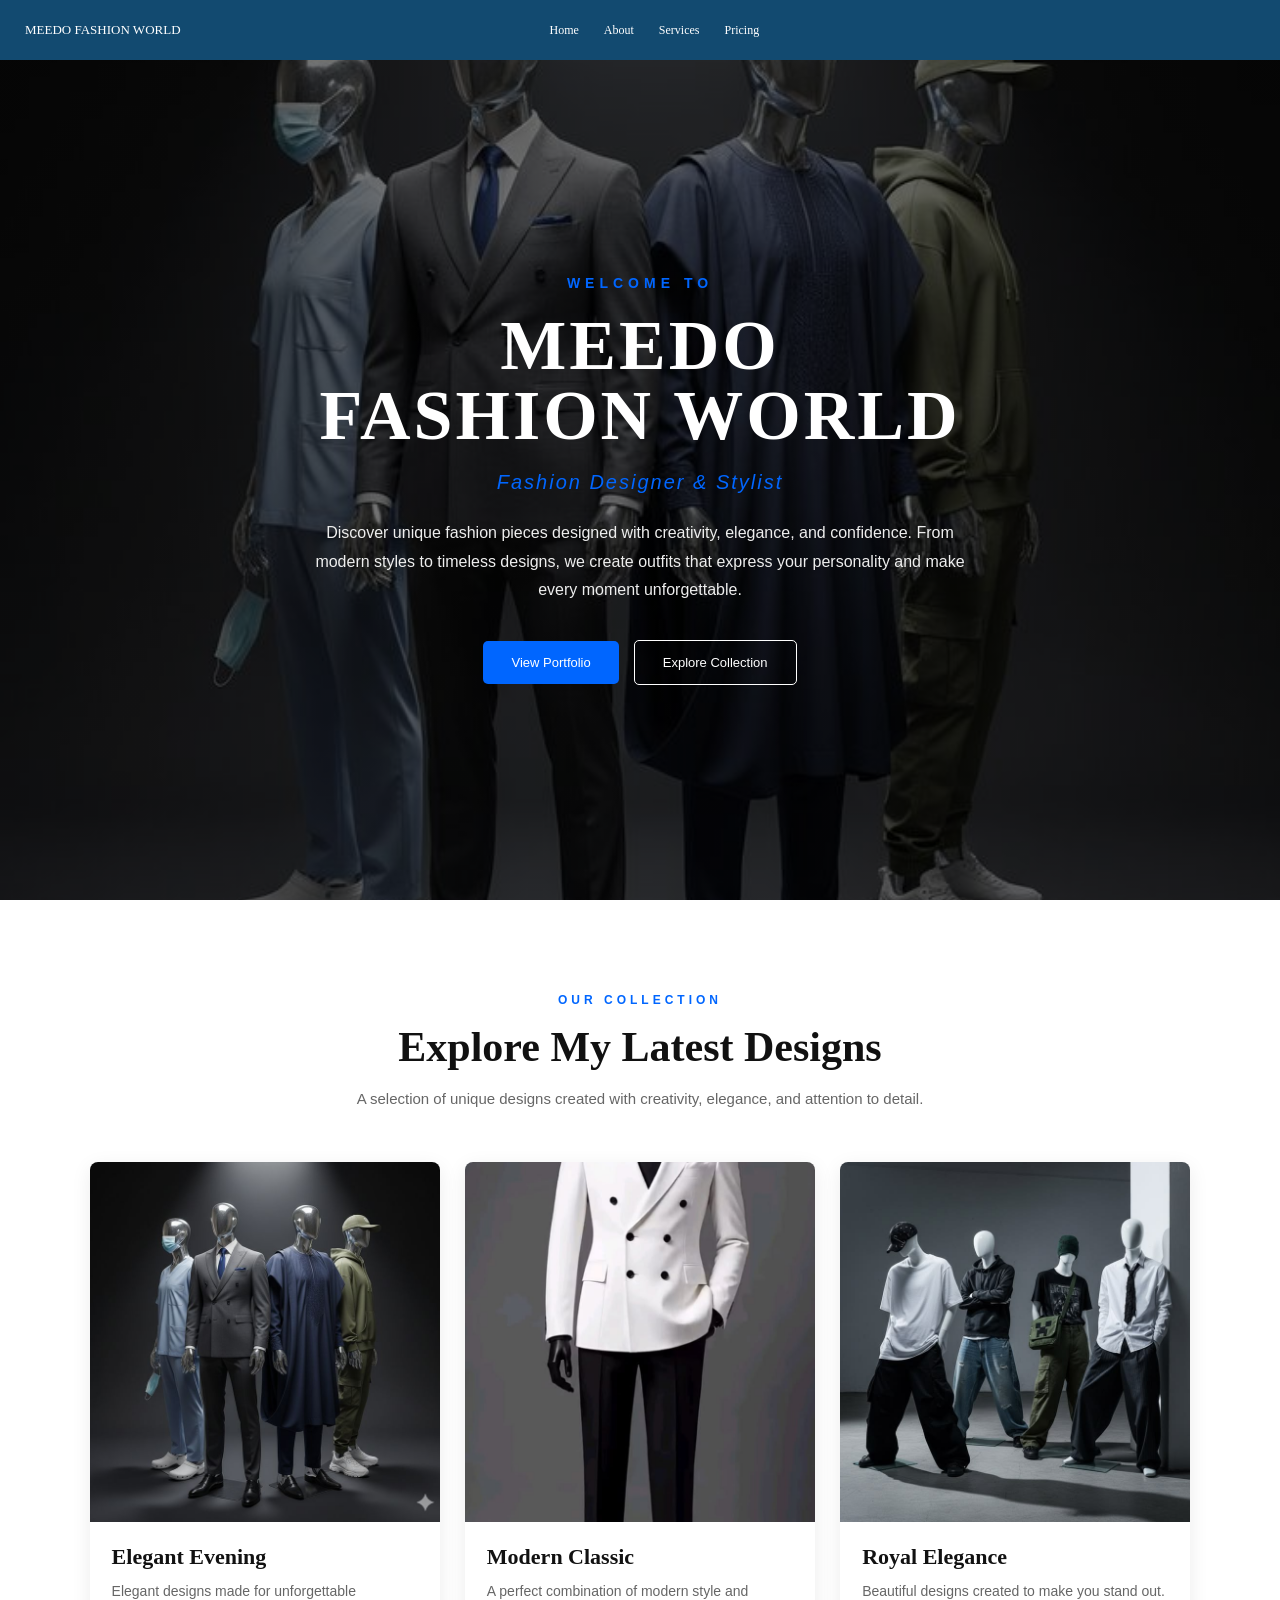
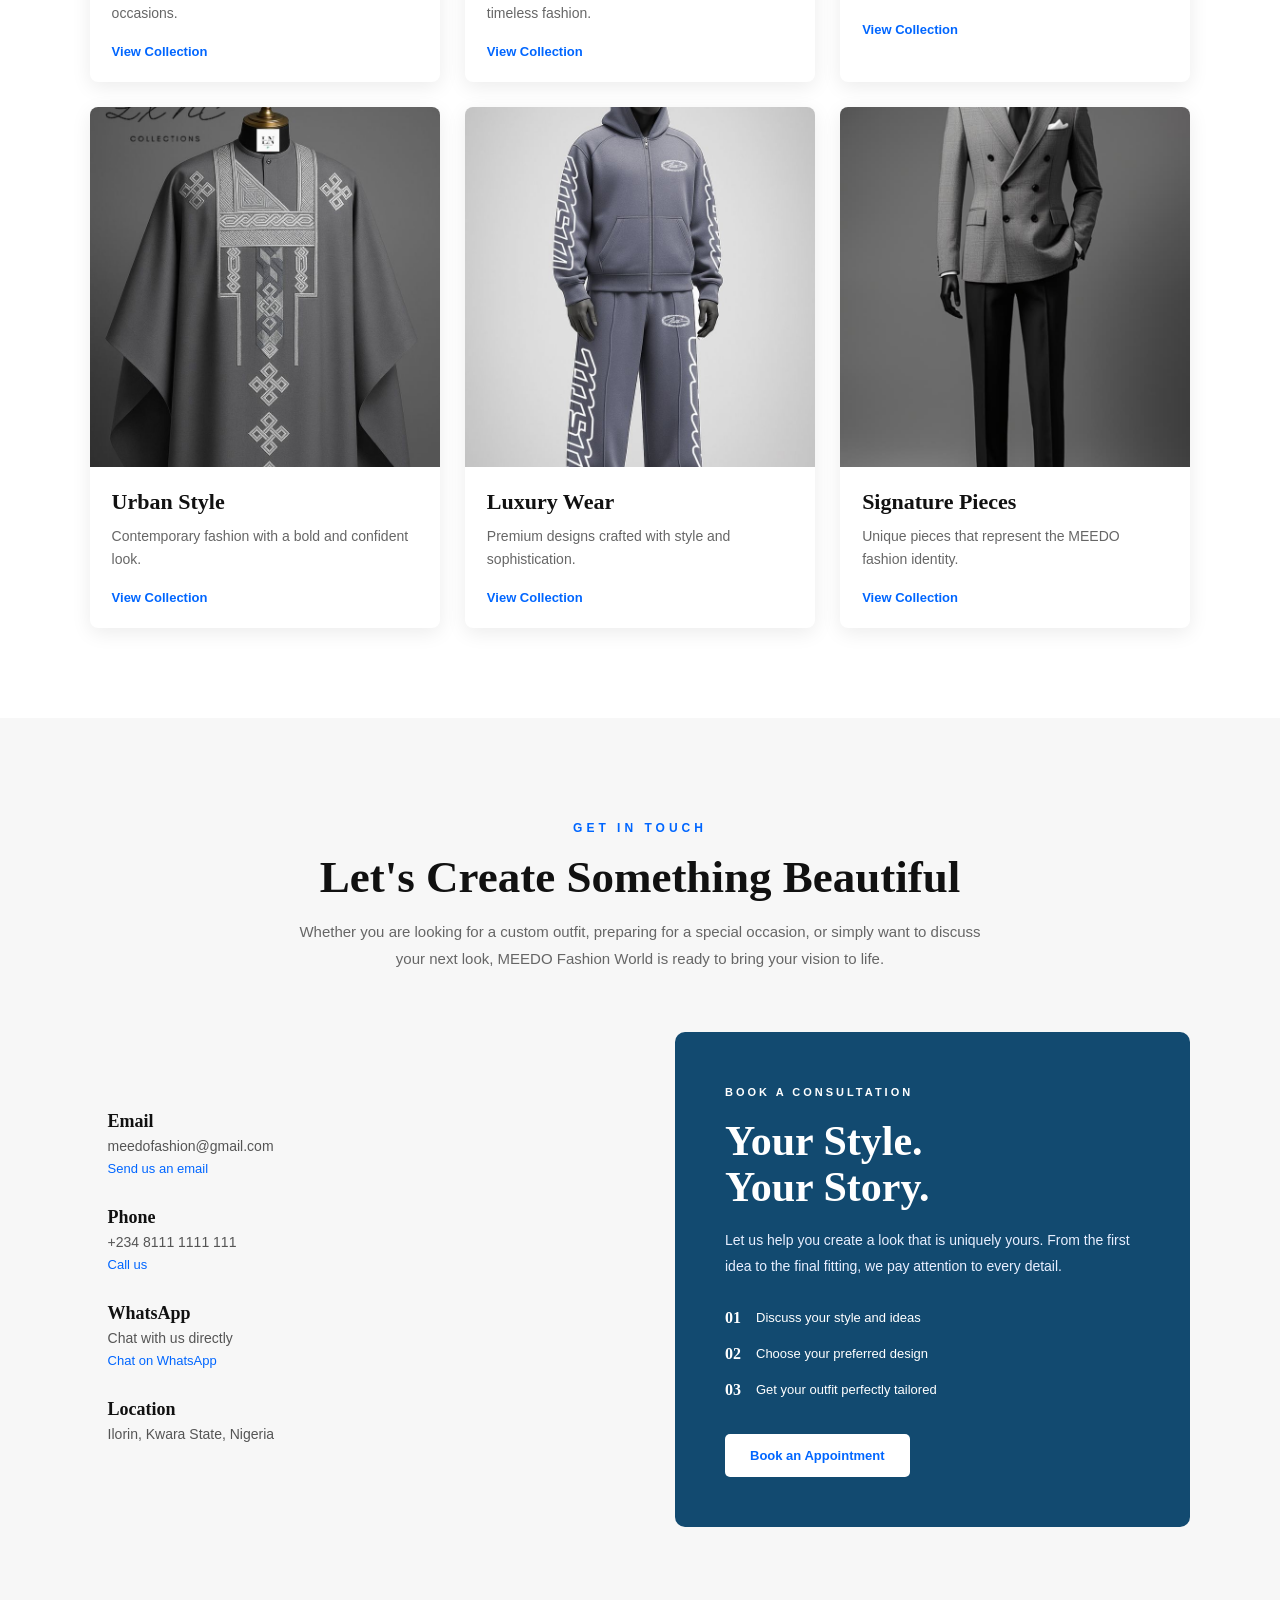
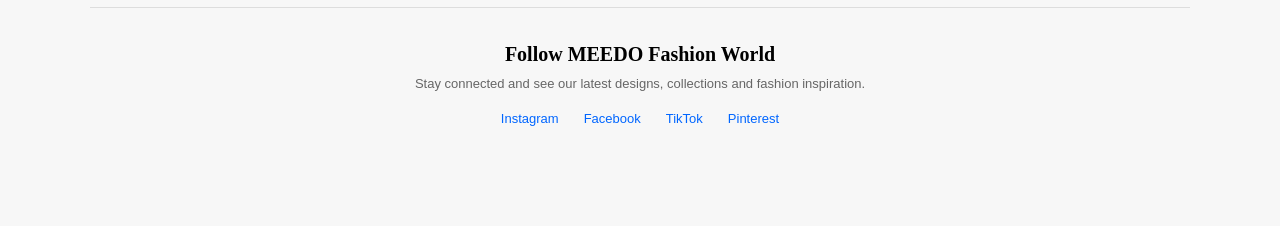
<file: index.html>
<!DOCTYPE html>
<html lang="en">
<head>
    <meta charset="UTF-8">
    <meta name="viewport" content="width=device-width, initial-scale=1.0">
    <title>Meedo Fashion World</title>
    <link rel="stylesheet" href="style.css">
</head>
<body>

    <nav class="navbar">

       

        <div class="logo">
            MEEDO FASHION WORLD
        </div>

         <div class="nav-links">
            <a href="index.html">Home</a>
            <a href="about us.html">About</a>
            <a href="#">Services</a>
            <a href="#">Pricing</a>
        </div>
<div class="men">
        <input type="checkbox" id="menu-toggle">

        <label for="menu-toggle" class="menu-btn">
            <span></span>
            <span></span>
            <span></span>
        </label>

        <div class="dropdown">
            <a href="index.html">Home</a>
            <a href="about us.html">About us</a>
            <a href="#" id="services">Services</a>
            <a href="#">Pricing</a>
        </div>
</div>
    </nav>

   <section class="hero">
    <div class="hero-content">

        <span class="hero-small-text">WELCOME TO</span>

        <h1>
            MEEDO<br>
            FASHION WORLD
        </h1>

        <span class="designer-text">
            Fashion Designer & Stylist
        </span>

        <p>
            Discover unique fashion pieces designed with creativity,
            elegance, and confidence. From modern styles to timeless
            designs, we create outfits that express your personality
            and make every moment unforgettable.
        </p>

        <div class="hero-buttons">
            <a href="#" class="btn">View Portfolio</a>
            <a href="#" class="btn second-btn">Explore Collection</a>
        </div>

    </div>
</section>

<section class="collection" id="services">
    <div class="collection-heading">
        <span>OUR COLLECTION</span>
        <h2>Explore My Latest Designs</h2>
        <p>
            A selection of unique designs created with creativity,
            elegance, and attention to detail.
        </p>
    </div>

    <div class="collection-grid">

        <div class="collection-card">
            <img src="image/Fashion flyer element for Different Fashion services_.jfif" alt="Fashion Collection 1">
            <div class="card-content">
                <h3>Elegant Evening</h3>
                <p>Elegant designs made for unforgettable occasions.</p>
                <a href="#">View Collection</a>
            </div>
        </div>

        <div class="collection-card" >
            <img src="image/732257220711713190.jfif" alt="Fashion Collection 2">
            <div class="card-content">
                <h3>Modern Classic</h3>
                <p>A perfect combination of modern style and timeless fashion.</p>
                <a href="#">View Collection</a>
            </div>
        </div>

        <div class="collection-card">
            <img src="image/Oversized Streetwear Outfits for Men _ Modern Urban Fashion Inspiration.jfif" alt="Fashion Collection 3">
            <div class="card-content">
                <h3>Royal Elegance</h3>
                <p>Beautiful designs created to make you stand out.</p>
                <a href="#">View Collection</a>
            </div>
        </div>

        <div class="collection-card">
            <img src="image/UpcycledFashion.jfif" alt="Fashion Collection 4">
            <div class="card-content">
                <h3>Urban Style</h3>
                <p>Contemporary fashion with a bold and confident look.</p>
                <a href="#">View Collection</a>
            </div>
        </div>

        <div class="collection-card">
            <img src="image/VISTA NOCHE TRACKSUIT.jfif" alt="Fashion Collection 5">
            <div class="card-content">
                <h3>Luxury Wear</h3>
                <p>Premium designs crafted with style and sophistication.</p>
                <a href="#">View Collection</a>
            </div>
        </div>

        <div class="collection-card">
            <img src="image/Classic Grey Double-Breasted Elegance.jfif" alt="Fashion Collection 6">
            <div class="card-content">
                <h3>Signature Pieces</h3>
                <p>Unique pieces that represent the MEEDO fashion identity.</p>
                <a href="#">View Collection</a>
            </div>
        </div>

    </div>
</section>

<section class="contact-section">

    <div class="contact-heading">
        <span>GET IN TOUCH</span>
        <h2>Let's Create Something Beautiful</h2>
        <p>
            Whether you are looking for a custom outfit, preparing for
            a special occasion, or simply want to discuss your next look,
            MEEDO Fashion World is ready to bring your vision to life.
        </p>
    </div>

    <div class="contact-container">

        <div class="contact-info">

            <div class="contact-item">
                <div class="contact-icon"></div>
                <div>
                    <h3>Email</h3>
                    <p>meedofashion@gmail.com</p>
                    <a href="mailto:meedofashion@gmail.com">
                        Send us an email
                    </a>
                </div>
            </div>

            <div class="contact-item">
                <div class="contact-icon"></div>
                <div>
                    <h3>Phone</h3>
                    <p>+234 8111 1111 111</p>
                    <a href="tel:+2348000000000">
                        Call us
                    </a>
                </div>
            </div>

            <div class="contact-item">
                <div class="contact-icon"></div>
                <div>
                    <h3>WhatsApp</h3>
                    <p>Chat with us directly</p>
                    <a href="https://wa.me/2348000000000" target="_blank">
                        Chat on WhatsApp
                    </a>
                </div>
            </div>

            <div class="contact-item">
                <div class="contact-icon"></div>
                <div>
                    <h3>Location</h3>
                    <p>Ilorin, Kwara State, Nigeria</p>
                </div>
            </div>

        </div>

        <div class="appointment-box">

            <span>BOOK A CONSULTATION</span>

            <h3>
                Your Style.<br>
                Your Story.
            </h3>

            <p>
                Let us help you create a look that is uniquely yours.
                From the first idea to the final fitting, we pay
                attention to every detail.
            </p>

            <div class="appointment-list">
                <div>
                    <strong>01</strong>
                    <span>Discuss your style and ideas</span>
                </div>

                <div>
                    <strong>02</strong>
                    <span>Choose your preferred design</span>
                </div>

                <div>
                    <strong>03</strong>
                    <span>Get your outfit perfectly tailored</span>
                </div>
            </div>

            <a href="https://wa.me/2348000000000" 
               target="_blank" 
               class="appointment-btn">
                Book an Appointment
            </a>

        </div>

    </div>

    <div class="social-section">

        <h3>Follow MEEDO Fashion World</h3>

        <p>
            Stay connected and see our latest designs, collections
            and fashion inspiration.
        </p>

        <div class="social-links">
            <a href="#">Instagram</a>
            <a href="#">Facebook</a>
            <a href="#">TikTok</a>
            <a href="#">Pinterest</a>
        </div>

    </div>

</section>


</body>
</html>
</file>
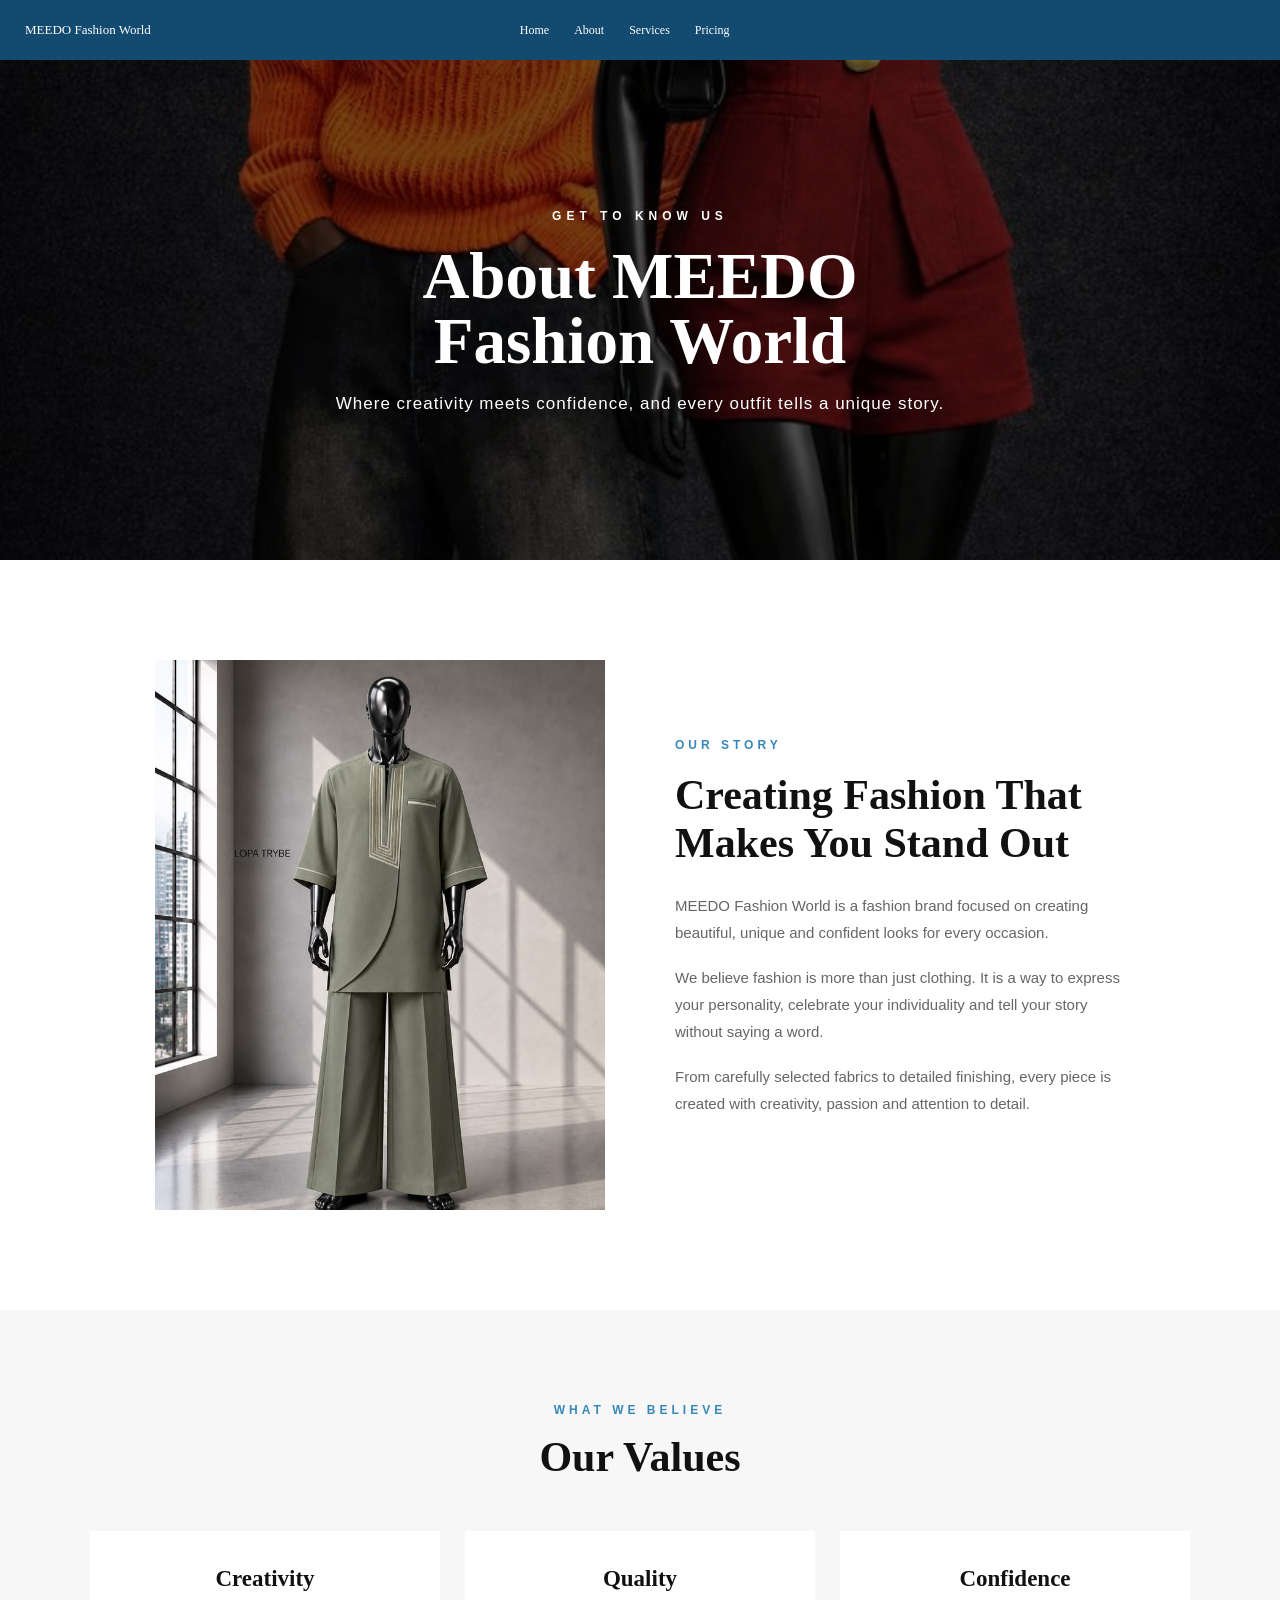
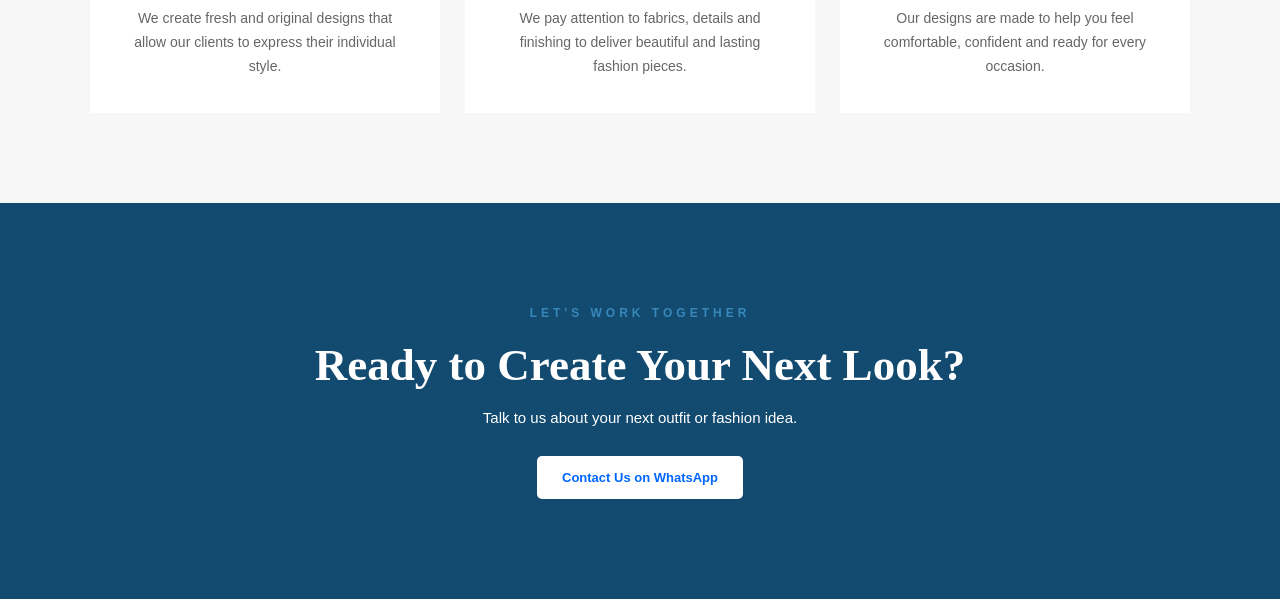
<file: about us.html>
<!DOCTYPE html>
<html lang="en">
<head>
    <meta charset="UTF-8">
    <meta name="viewport" content="width=device-width, initial-scale=1.0">
    <title>About Us - MEEDO Fashion World</title>
    <link rel="stylesheet" href="style.css">
</head>

<body>

    <nav class="navbar">

        <div class="logo">
            MEEDO Fashion World
        </div>

        <div class="nav-links">
            <a href="index.html">Home</a>
            <a href="about.html">About</a>
            <a href="#">Services</a>
            <a href="#">Pricing</a>
        </div>

       
<div class="men">
        <input type="checkbox" id="menu-toggle">

        <label for="menu-toggle" class="menu-btn">
            <span></span>
            <span></span>
            <span></span>
        </label>

        <div class="dropdown">
            <a href="index.html">Home</a>
            <a href="about us.html">About</a>
            <a href="#">Services</a>
            <a href="#">Pricing</a>
        </div>
        </div>

    </nav>


    <section class="about-hero">

        <div class="about-hero-content">

            <span>GET TO KNOW US</span>

            <h1>About MEEDO<br>Fashion World</h1>

            <p>
                Where creativity meets confidence, and every outfit
                tells a unique story.
            </p>

        </div>

    </section>


    <section class="about-story">

        <div class="about-image">
            <img src="image/Men senator.jfif" alt="MEEDO Fashion World">
        </div>

        <div class="about-text">

            <span>OUR STORY</span>

            <h2>Creating Fashion That Makes You Stand Out</h2>

            <p>
                MEEDO Fashion World is a fashion brand focused on creating
                beautiful, unique and confident looks for every occasion.
            </p>

            <p>
                We believe fashion is more than just clothing. It is a way
                to express your personality, celebrate your individuality
                and tell your story without saying a word.
            </p>

            <p>
                From carefully selected fabrics to detailed finishing,
                every piece is created with creativity, passion and
                attention to detail.
            </p>

        </div>

    </section>


    <section class="about-values">

        <div class="values-heading">

            <span>WHAT WE BELIEVE</span>

            <h2>Our Values</h2>

        </div>

        <div class="values-grid">

            <div class="value-card">
                <h3>Creativity</h3>
                <p>
                    We create fresh and original designs that allow
                    our clients to express their individual style.
                </p>
            </div>

            <div class="value-card">
                <h3>Quality</h3>
                <p>
                    We pay attention to fabrics, details and finishing
                    to deliver beautiful and lasting fashion pieces.
                </p>
            </div>

            <div class="value-card">
                <h3>Confidence</h3>
                <p>
                    Our designs are made to help you feel comfortable,
                    confident and ready for every occasion.
                </p>
            </div>

        </div>

    </section>


    <section class="about-cta">

        <div>
            <span>LET'S WORK TOGETHER</span>

            <h2>Ready to Create Your Next Look?</h2>

            <p>
                Talk to us about your next outfit or fashion idea.
            </p>

            <a href="https://wa.me/2348000000000" target="_blank">
                Contact Us on WhatsApp
            </a>
        </div>

    </section>


</body>
</html>
</file>
<file: style.css>
* {
    margin: 0;
    padding: 0;
    box-sizing: border-box;
}

body {
    background: #ffffff;
    font-family: Arial, sans-serif;
}

.navbar {
    width: 100%;
    height: 60px;
    background: #124a70;
    display: flex;
    align-items: center;
    /* justify-content: center;  */
    position: relative;
    padding: 0 25px;
}

.nav-links {
    position: relative;
    left: 30%;
    display: flex;
    align-items: center;
    /* justify-content: center; */
    gap: 25px;
}

.nav-links a {
    text-decoration: none;
    color: #ffffff;
    font-family: Georgia, serif;
    font-size: 12px;
}

.logo {
    font-family: Georgia, serif;
    font-style: initial;
    font-size: 13px;
    color: #ffffff;
    
}

#menu-toggle {
    display: none;
}
.men {
    display: none;
}



.menu-btn {
    position: absolute;
    right: 25px;
    width: 34px;
    height: 34px;
    background: #ffffff;
    border-radius: 9px;
    display: flex;
    flex-direction: column;
    align-items: center;
    justify-content: center;
    gap: 4px;
    cursor: pointer;
}

.menu-btn span {
    display: block;
    width: 16px;
    height: 1px;
    background: #333333;
}

.dropdown {
    display: none;
    position: absolute;
    right: 25px;
    top: 55px;
    width: 160px;
    background: #ffffff;
    border-radius: 8px;
    padding: 8px 0;
    box-shadow: 0 5px 20px rgba(0, 0, 0, 0.15);
    z-index: 100;
}

.dropdown a {
    display: block;
    padding: 11px 16px;
    text-decoration: none;
    color: #111111;
    font-family: Georgia, serif;
    font-size: 12px;
}

.dropdown a:hover {
    background: #f2f2f2;
}

#menu-toggle:checked  .dropdown {
    display: block;
}

.hero {
    width: 100%;
    min-height: calc(100vh - 60px);
    background-image: linear-gradient(
        rgba(0, 0, 0, 0.55),
        rgba(0, 0, 0, 0.55)
    ),
    url("image/Fashion\ flyer\ element\ for\ Different\ Fashion\ services_.jfif");
    background-size: cover;
    background-position: center;
    background-repeat: no-repeat;

    display: flex;
    align-items: center;
    justify-content: center;
    text-align: center;

    color: white;
    padding: 60px 20px;
}

.hero-content {
    max-width: 850px;
    margin: auto;
}

.hero-small-text {
    display: block;
    font-size: 14px;
    letter-spacing: 5px;
    margin-bottom: 20px;
    font-weight: bold;
    color: #0066ff;
}

.hero h1 {
    font-family: Georgia, serif;
    font-size: 70px;
    line-height: 1;
    letter-spacing: 3px;
    margin-bottom: 20px;
}

.designer-text {
    display: block;
    font-size: 20px;
    font-style: italic;
    letter-spacing: 2px;
    margin-bottom: 25px;
    color: #0066ff;
}

.hero p {
    max-width: 650px;
    margin: 0 auto 35px;
    font-size: 16px;
    line-height: 1.8;
    color: #eeeeee;
}

.hero-buttons {
    display: flex;
    justify-content: center;
    align-items: center;
    gap: 15px;
}

.btn {
    display: inline-block;
    padding: 14px 28px;
    background: #0066ff;
    color: white;
    text-decoration: none;
    font-size: 13px;
    border-radius: 5px;
    transition: 0.3s;
}

.btn:hover {
    background: #004dcc;
}

.second-btn {
    background: transparent;
    border: 1px solid white;
}

.second-btn:hover {
    background: white;
    color: #111;
}

.collection {
    width: 100%;
    padding: 90px 7%;
    background: #ffffff;
}

.collection-heading {
    text-align: center;
    max-width: 650px;
    margin: 0 auto 50px;
}

.collection-heading span {
    font-size: 12px;
    letter-spacing: 4px;
    color: #0066ff;
    font-weight: bold;
}

.collection-heading h2 {
    font-family: Georgia, serif;
    font-size: 42px;
    margin: 15px 0;
    color: #111111;
}

.collection-heading p {
    color: #666666;
    font-size: 15px;
    line-height: 1.7;
}

.collection-grid {
    display: grid;
    grid-template-columns: repeat(3, 1fr);
    gap: 25px;
    max-width: 1200px;
    margin: auto;
}

.collection-card {
    background: #ffffff;
    overflow: hidden;
    border-radius: 8px;
    box-shadow: 0 5px 20px rgba(0, 0, 0, 0.08);
    transition: 0.3s;
}
/* 
.collection-card:hover {
    transform: translateY(-8px);
    box-shadow: 0 12px 30px rgba(0, 0, 0, 0.15);
} */

.collection-card img {
    width: 100%;
    height: 360px;
    object-fit: cover;
    display: block;
}

.card-content {
    padding: 22px;
}

.card-content h3 {
    font-family: Georgia, serif;
    font-size: 22px;
    color: #111111;
    margin-bottom: 10px;
}

.card-content p {
    color: #666666;
    font-size: 14px;
    line-height: 1.6;
    margin-bottom: 18px;
}

.card-content a {
    color: #0066ff;
    text-decoration: none;
    font-size: 13px;
    font-weight: bold;
}

.card-content a:hover {
    text-decoration: underline;
}


.contact-section {
    width: 100%;
    padding: 100px 7%;
    background: #f7f7f7;
}

.contact-heading {
    text-align: center;
    max-width: 700px;
    margin: 0 auto 60px;
}

.contact-heading span {
    font-size: 12px;
    letter-spacing: 4px;
    color: #0066ff;
    font-weight: bold;
}

.contact-heading h2 {
    font-family: Georgia, serif;
    font-size: 45px;
    margin: 15px 0;
    color: #111111;
}

.contact-heading p {
    color: #666666;
    font-size: 15px;
    line-height: 1.8;
}

.contact-container {
    max-width: 1150px;
    margin: auto;
    display: grid;
    grid-template-columns: 1fr 1fr;
    gap: 70px;
    align-items: center;
}

.contact-info {
    display: flex;
    flex-direction: column;
    gap: 30px;
}

.contact-item {
    display: flex;
    align-items: flex-start;
    gap: 18px;
}
/* 
.contact-icon {
    width: 48px;
    height: 48px;
    min-width: 48px;
    background: #0066ff;
    color: #ffffff;
    border-radius: 50%;
    display: flex;
    align-items: center;
    justify-content: center;
    font-size: 17px;
    font-weight: bold;
} */

.contact-item h3 {
    font-family: Georgia, serif;
    font-size: 18px;
    margin-bottom: 6px;
    color: #111111;
}

.contact-item p {
    font-size: 14px;
    color: #555555;
    margin-bottom: 5px;
}

.contact-item a {
    color: #0066ff;
    text-decoration: none;
    font-size: 13px;
}

/* .contact-item a:hover {
    text-decoration: underline;
} */

.appointment-box {
    background: #124a70;
    color: white;
    padding: 50px;
    border-radius: 10px;
}

.appointment-box > span {
    font-size: 11px;
    letter-spacing: 3px;
    font-weight: bold;
}

.appointment-box h3 {
    font-family: Georgia, serif;
    font-size: 42px;
    line-height: 1.1;
    margin: 18px 0;
}

.appointment-box > p {
    font-size: 14px;
    line-height: 1.8;
    color: #e8efff;
    margin-bottom: 30px;
}

.appointment-list {
    display: flex;
    flex-direction: column;
    gap: 18px;
    margin-bottom: 35px;
}

.appointment-list div {
    display: flex;
    align-items: center;
    gap: 15px;
}

.appointment-list strong {
    font-family: Georgia, serif;
    font-size: 16px;
}

.appointment-list span {
    font-size: 13px;
}

.appointment-btn {
    display: inline-block;
    background: white;
    color: #0066ff;
    padding: 14px 25px;
    border-radius: 5px;
    text-decoration: none;
    font-size: 13px;
    font-weight: bold;
}

.appointment-btn:hover {
    background: #eeeeee;
}

.social-section {
    text-align: center;
    margin-top: 80px;
    padding-top: 35px;
    border-top: 1px solid #dddddd;
}

.social-section h3 {
    font-family: Georgia, serif;
    font-size: 20px;
    margin-bottom: 10px;
}

.social-section p {
    color: #666666;
    font-size: 13px;
    margin-bottom: 20px;
}

.social-links {
    display: flex;
    justify-content: center;
    gap: 25px;
}

.social-links a {
    text-decoration: none;
    color: #0066ff;
    font-size: 13px;
}

.social-links a:hover {
    text-decoration: underline;
}

.about-hero {
    width: 100%;
    min-height: 500px;
    background-image: linear-gradient(
        rgba(0, 0, 0, 0.55),
        rgba(0, 0, 0, 0.55)
    ),
    url("image/Clothes\ dummy.jfif");
    background-size: cover;
    background-position: center;
    display: flex;
    align-items: center;
    justify-content: center;
    text-align: center;
    color: white;
    padding: 60px 20px;
}

.about-hero-content span {
    font-size: 12px;
    letter-spacing: 5px;
    font-weight: bold;
}

.about-hero-content h1 {
    font-family: Georgia, serif;
    font-size: 65px;
    line-height: 1;
    margin: 20px 0;
}

.about-hero-content p {
    font-size: 17px;
    letter-spacing: 1px;
}


.about-story {
    max-width: 1150px;
    margin: auto;
    padding: 100px 7%;
    display: grid;
    grid-template-columns: 1fr 1fr;
    gap: 70px;
    align-items: center;
}

.about-image img {
    width: 100%;
    height: 550px;
    object-fit: cover;
    display: block;
}

.about-text span,
.values-heading span,
.about-cta span {
    color: #3788b9;
    font-size: 12px;
    letter-spacing: 4px;
    font-weight: bold;
}

.about-text h2 {
    font-family: Georgia, serif;
    font-size: 42px;
    line-height: 1.15;
    margin: 18px 0 25px;
    color: #111;
}

.about-text p {
    color: #666;
    font-size: 15px;
    line-height: 1.8;
    margin-bottom: 18px;
}


.about-values {
    background: #f7f7f7;
    padding: 90px 7%;
}

.values-heading {
    text-align: center;
    margin-bottom: 50px;
}

.values-heading h2 {
    font-family: Georgia, serif;
    font-size: 42px;
    margin-top: 15px;
    color: #111;
}

.values-grid {
    max-width: 1100px;
    margin: auto;
    display: grid;
    grid-template-columns: repeat(3, 1fr);
    gap: 25px;
}

.value-card {
    background: white;
    padding: 35px;
    text-align: center;
}

.value-card h3 {
    font-family: Georgia, serif;
    font-size: 23px;
    margin-bottom: 15px;
    color: #111;
}

.value-card p {
    color: #666;
    font-size: 14px;
    line-height: 1.7;
}


.about-cta {
    padding: 100px 20px;
    background: #124a70;
    color: white;
    text-align: center;
}

.about-cta h2 {
    font-family: Georgia, serif;
    font-size: 45px;
    margin: 18px 0;
}

.about-cta p {
    font-size: 15px;
    margin-bottom: 30px;
}

.about-cta a {
    display: inline-block;
    padding: 14px 25px;
    background: white;
    color: #0066ff;
    text-decoration: none;
    border-radius: 5px;
    font-size: 13px;
    font-weight: bold;
}


@media (max-width: 768px) {

    .nav-links {
        display: none;
    }

    .about-hero {
        min-height: 450px;
    }

    .about-hero-content h1 {
        font-size: 45px;
    }

    .about-story {
        grid-template-columns: 1fr;
        gap: 40px;
        padding: 70px 20px;
    }

    .about-image img {
        height: 400px;
    }

    .about-text h2 {
        font-size: 35px;
    }

    .values-grid {
        grid-template-columns: 1fr;
    }

    .about-cta h2 {
        font-size: 35px;
    }
}




@media (max-width: 992px) {

    .nav-links {
        gap: 15px;
    }

    .nav-links a {
        font-size: 11px;
    }

    .hero h1 {
        font-size: 55px;
    }

    .hero {
        min-height: 650px;
    }

    .collection-grid {
        grid-template-columns: repeat(2, 1fr);
    }

    .collection-card img {
        height: 320px;
    }

    .contact-container {
        grid-template-columns: 1fr;
        gap: 50px;
    }

    .about-story {
        grid-template-columns: 1fr 1fr;
        gap: 40px;
    }

    .about-text h2 {
        font-size: 35px;
    }

    .values-grid {
        grid-template-columns: repeat(2, 1fr);
    }
}


@media (max-width: 768px) {

    .navbar {
        height: 60px;
        padding: 0 20px;
    }

    .nav-links {
        display: none;
    }

    .logo {
        font-size: 12px;
    }

    .menu-btn {
        right: 20px;
    }

    .dropdown {
        right: 20px;
        top: 55px;
        width: 180px;
    }

    .dropdown a {
        padding: 13px 18px;
    }


    .hero {
        min-height: calc(100vh - 60px);
        padding: 70px 20px;
        background-position: center;
    }

    .hero-content {
        width: 100%;
    }

    .hero-small-text {
        font-size: 11px;
        letter-spacing: 3px;
    }

    .hero h1 {
        font-size: 48px;
        line-height: 1.05;
        letter-spacing: 1px;
    }

    .designer-text {
        font-size: 17px;
    }

    .hero p {
        font-size: 14px;
        line-height: 1.7;
        max-width: 500px;
    }

    .hero-buttons {
        flex-direction: column;
        gap: 12px;
    }

    .btn {
        width: 200px;
        text-align: center;
    }


    .collection {
        padding: 70px 20px;
    }

    .collection-heading {
        margin-bottom: 40px;
    }

    .collection-heading h2 {
        font-size: 35px;
    }

    .collection-heading p {
        font-size: 14px;
        line-height: 1.7;
    }

    .collection-grid {
        grid-template-columns: 1fr;
        gap: 25px;
    }

    .collection-card img {
        height: 420px;
    }

    .card-content {
        padding: 20px;
    }


    .contact-section {
        padding: 70px 20px;
    }

    .contact-heading {
        margin-bottom: 45px;
    }

    .contact-heading h2 {
        font-size: 35px;
        line-height: 1.2;
    }

    .contact-heading p {
        font-size: 14px;
    }

    .contact-container {
        grid-template-columns: 1fr;
        gap: 45px;
    }

    .contact-info {
        gap: 25px;
    }

    .contact-form {
        padding: 25px;
    }

    .form-row {
        grid-template-columns: 1fr;
    }

    .appointment-box {
        padding: 35px 25px;
    }

    .appointment-box h3 {
        font-size: 35px;
    }

    .appointment-box > p {
        font-size: 14px;
    }

    .social-links {
        flex-wrap: wrap;
        gap: 15px;
    }


    .about-hero {
        min-height: 450px;
        padding: 60px 20px;
    }

    .about-hero-content span {
        font-size: 10px;
        letter-spacing: 3px;
    }

    .about-hero-content h1 {
        font-size: 45px;
        line-height: 1.05;
    }

    .about-hero-content p {
        font-size: 14px;
        line-height: 1.6;
    }

    .about-story {
        grid-template-columns: 1fr;
        gap: 40px;
        padding: 70px 20px;
    }

    .about-image img {
        height: 450px;
    }

    .about-text h2 {
        font-size: 35px;
        line-height: 1.2;
    }

    .about-text p {
        font-size: 14px;
        line-height: 1.8;
    }

    .about-values {
        padding: 70px 20px;
    }

    .values-heading h2 {
        font-size: 35px;
    }

    .values-grid {
        grid-template-columns: 1fr;
        gap: 20px;
    }

    .value-card {
        padding: 30px 20px;
    }

    .about-cta {
        padding: 70px 20px;
    }

    .about-cta h2 {
        font-size: 35px;
        line-height: 1.2;
    }

    .about-cta p {
        line-height: 1.7;
    }
}


@media (max-width: 480px) {

    .navbar {
        padding: 0 15px;
    }

    .logo {
        font-size: 11px;
    }

    .menu-btn {
        right: 15px;
        width: 32px;
        height: 32px;
    }

    .dropdown {
        right: 15px;
        width: 170px;
    }


    .hero {
        min-height: 600px;
        padding: 60px 15px;
    }

    .hero-small-text {
        font-size: 9px;
        letter-spacing: 2px;
    }

    .hero h1 {
        font-size: 38px;
    }

    .designer-text {
        font-size: 15px;
    }

    .hero p {
        font-size: 13px;
    }

    .btn {
        width: 180px;
        padding: 13px 20px;
    }


    .collection {
        padding: 60px 15px;
    }

    .collection-heading span {
        font-size: 10px;
        letter-spacing: 3px;
    }

    .collection-heading h2 {
        font-size: 30px;
    }

    .collection-card img {
        height: 380px;
    }


    .contact-section {
        padding: 60px 15px;
    }

    .contact-heading span {
        font-size: 10px;
        letter-spacing: 3px;
    }

    .contact-heading h2 {
        font-size: 30px;
    }

    .contact-item {
        gap: 12px;
    }

    .contact-icon {
        width: 42px;
        height: 42px;
        min-width: 42px;
    }

    .appointment-box {
        padding: 30px 20px;
    }

    .appointment-box h3 {
        font-size: 30px;
    }


    .about-hero {
        min-height: 400px;
    }

    .about-hero-content h1 {
        font-size: 38px;
    }

    .about-story {
        padding: 60px 15px;
    }

    .about-image img {
        height: 380px;
    }

    .about-text h2 {
        font-size: 30px;
    }

    .about-values {
        padding: 60px 15px;
    }

    .values-heading h2 {
        font-size: 30px;
    }

    .about-cta {
        padding: 60px 15px;
    }

    .about-cta h2 {
        font-size: 30px;
    }
}
</file>
